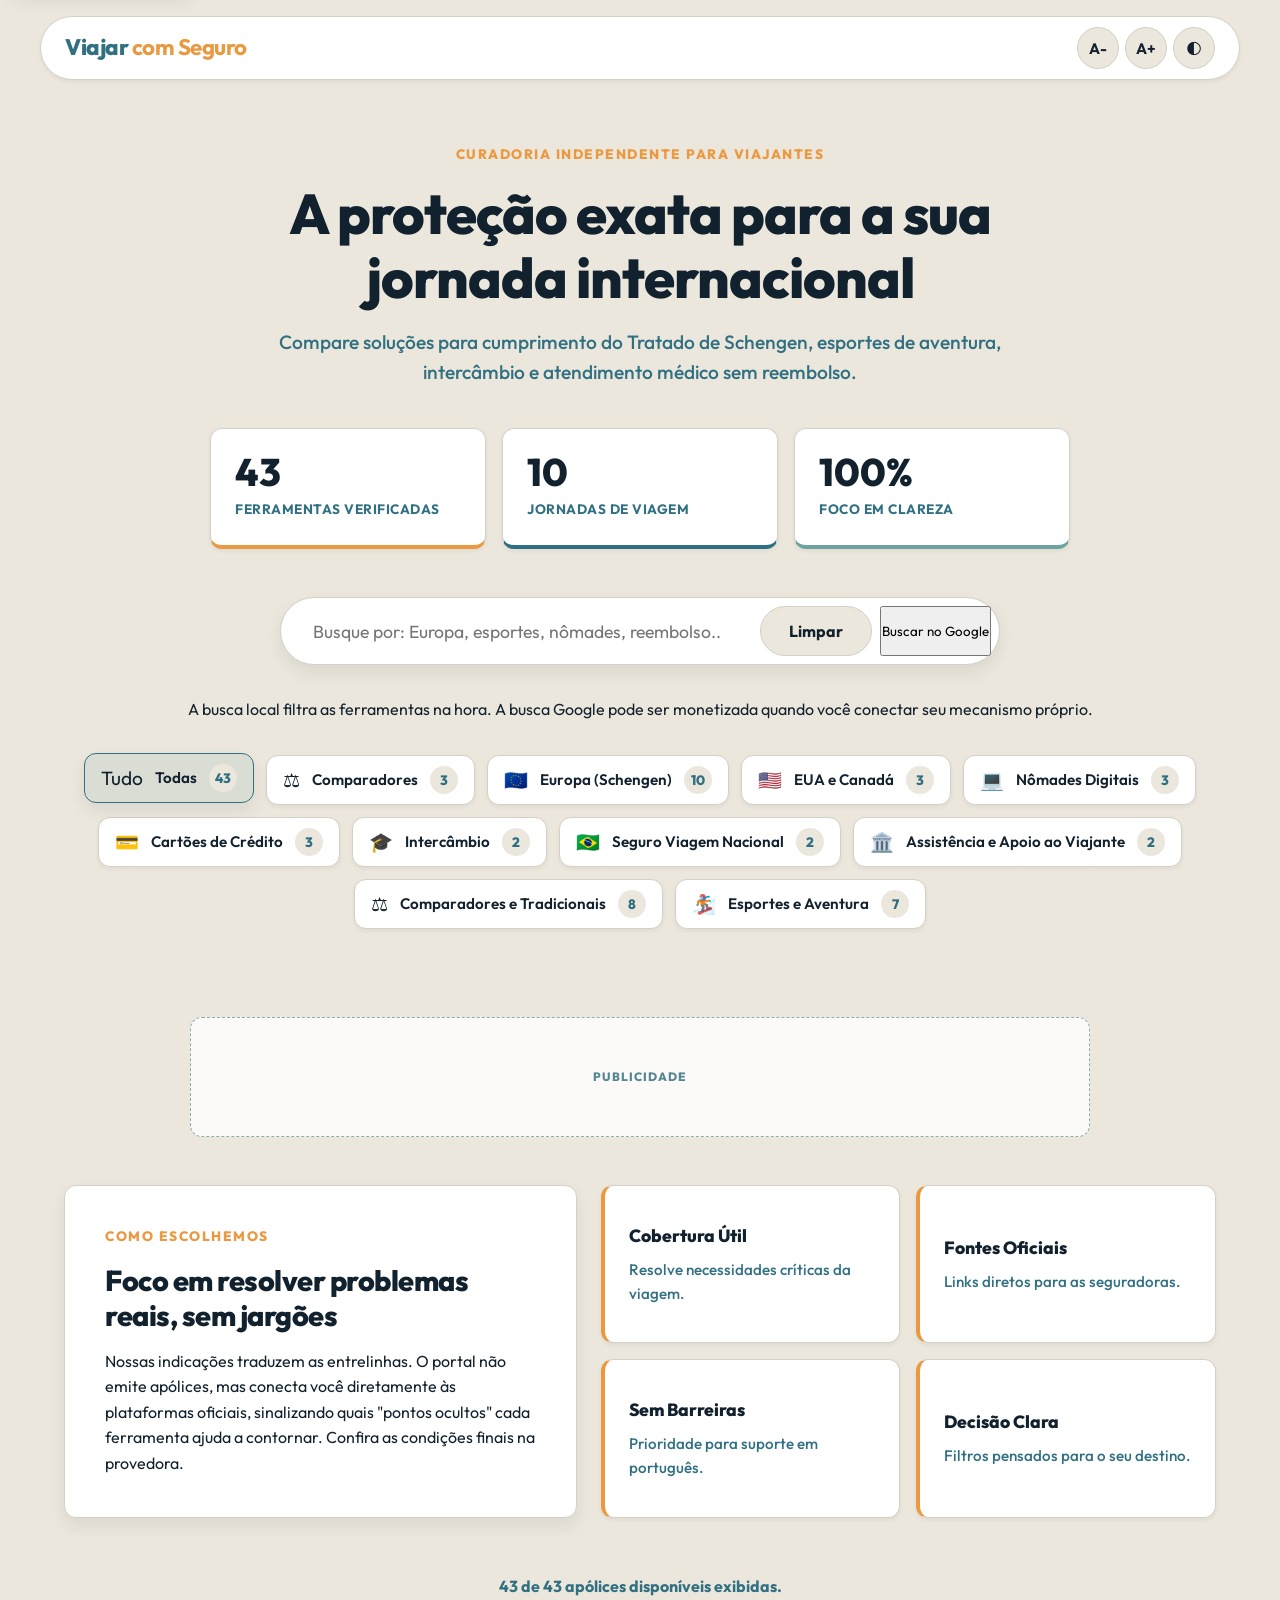
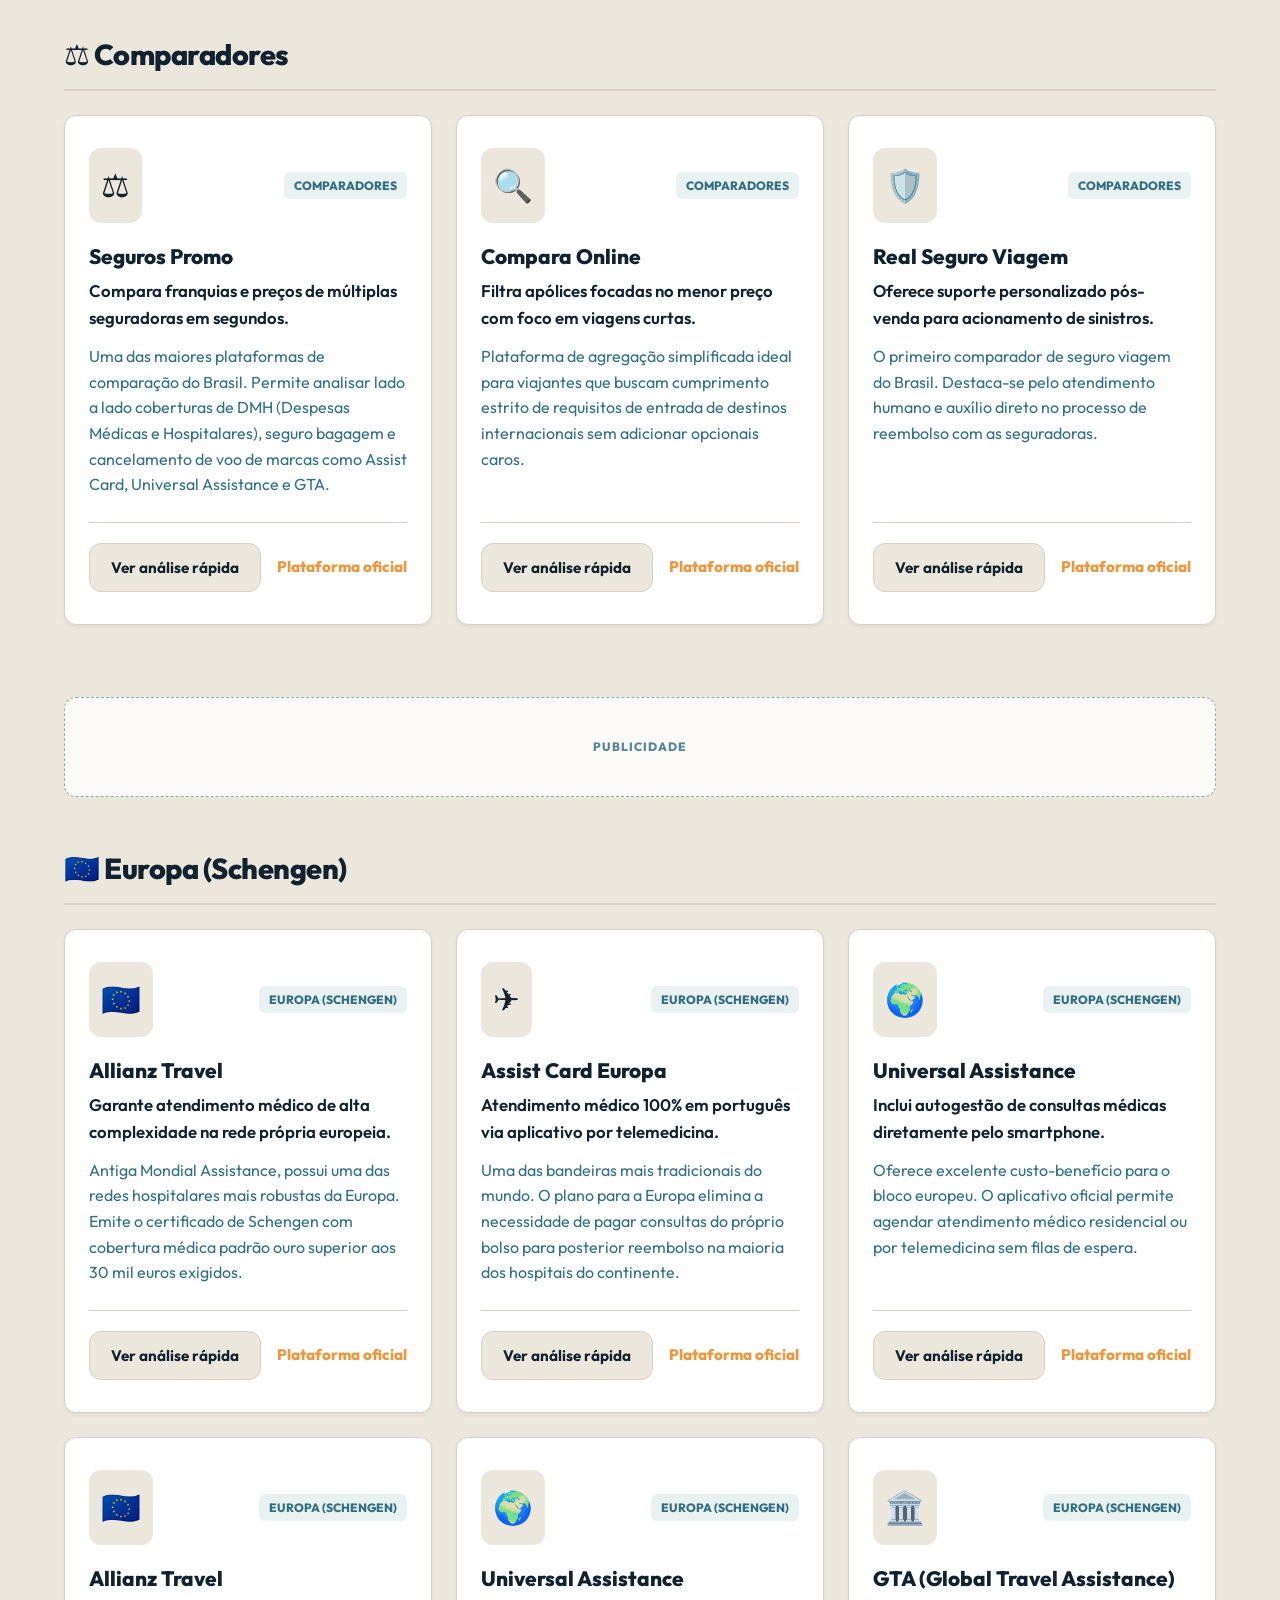
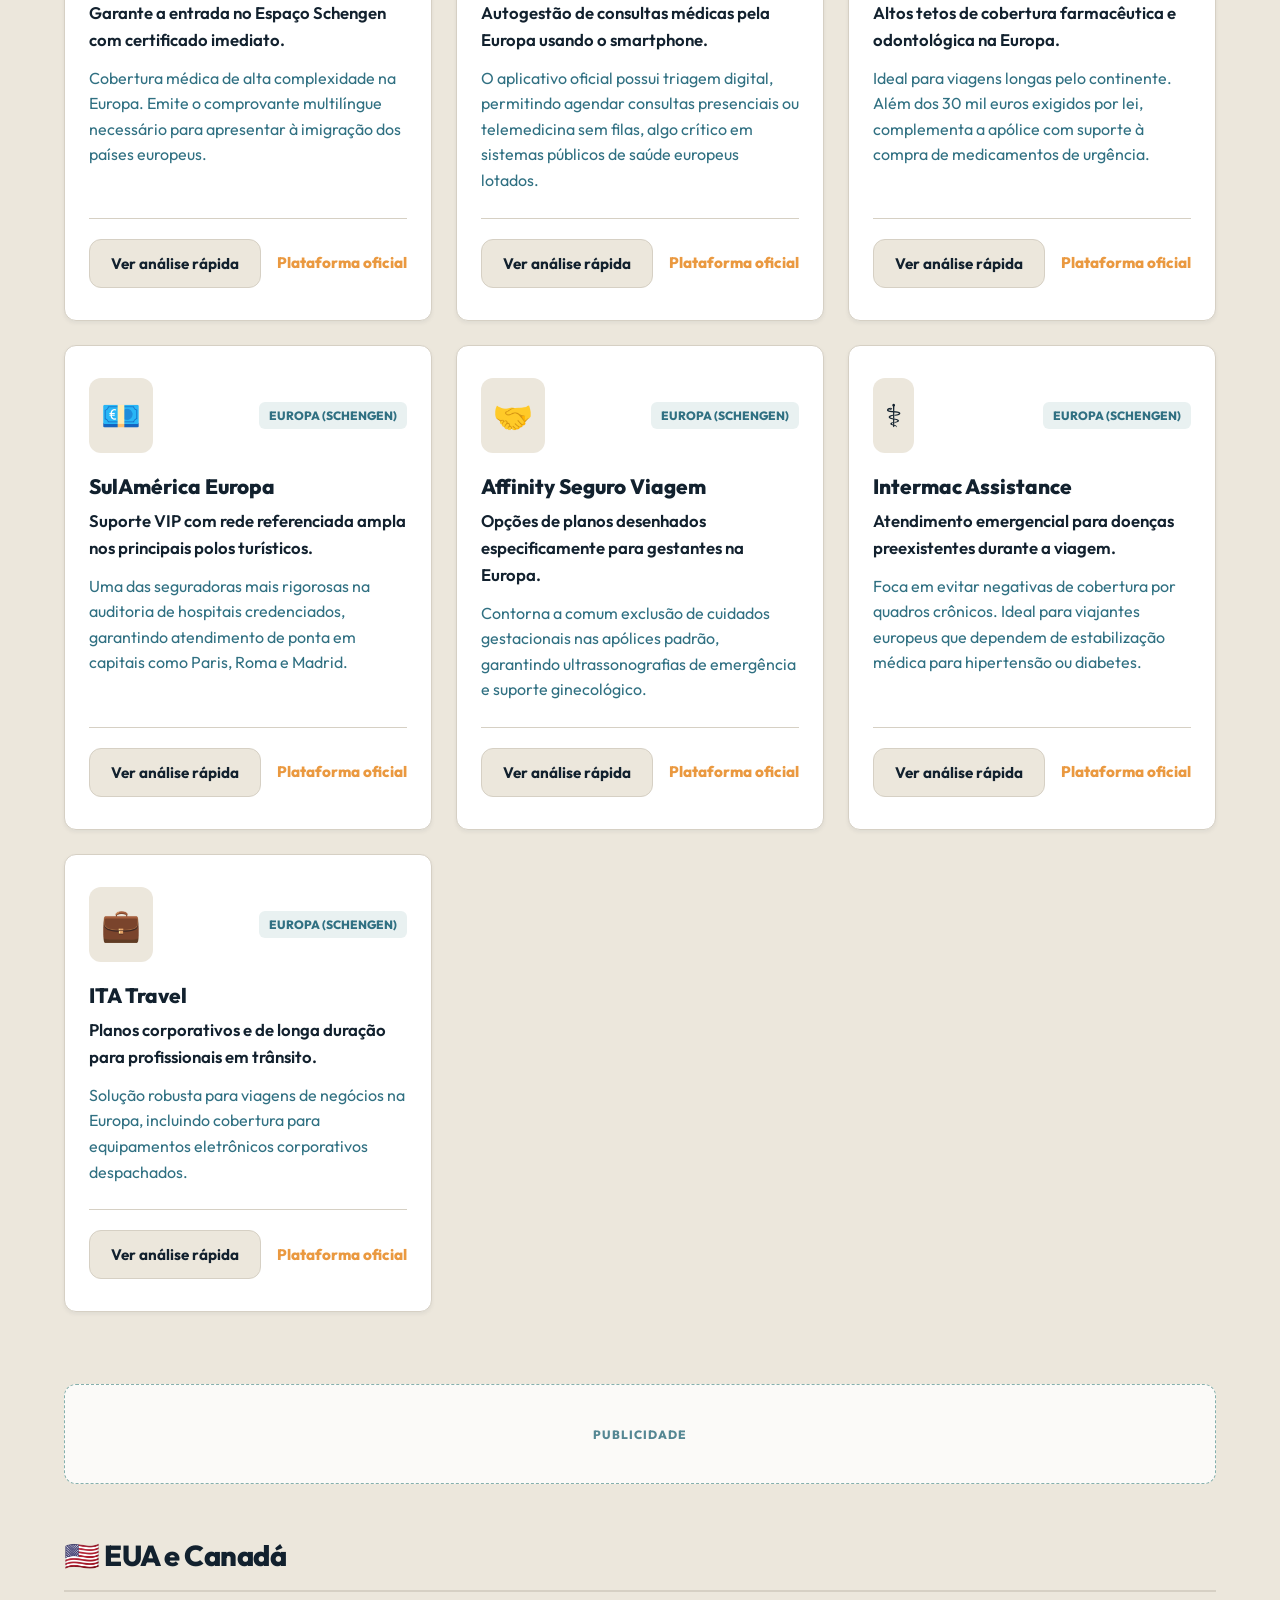
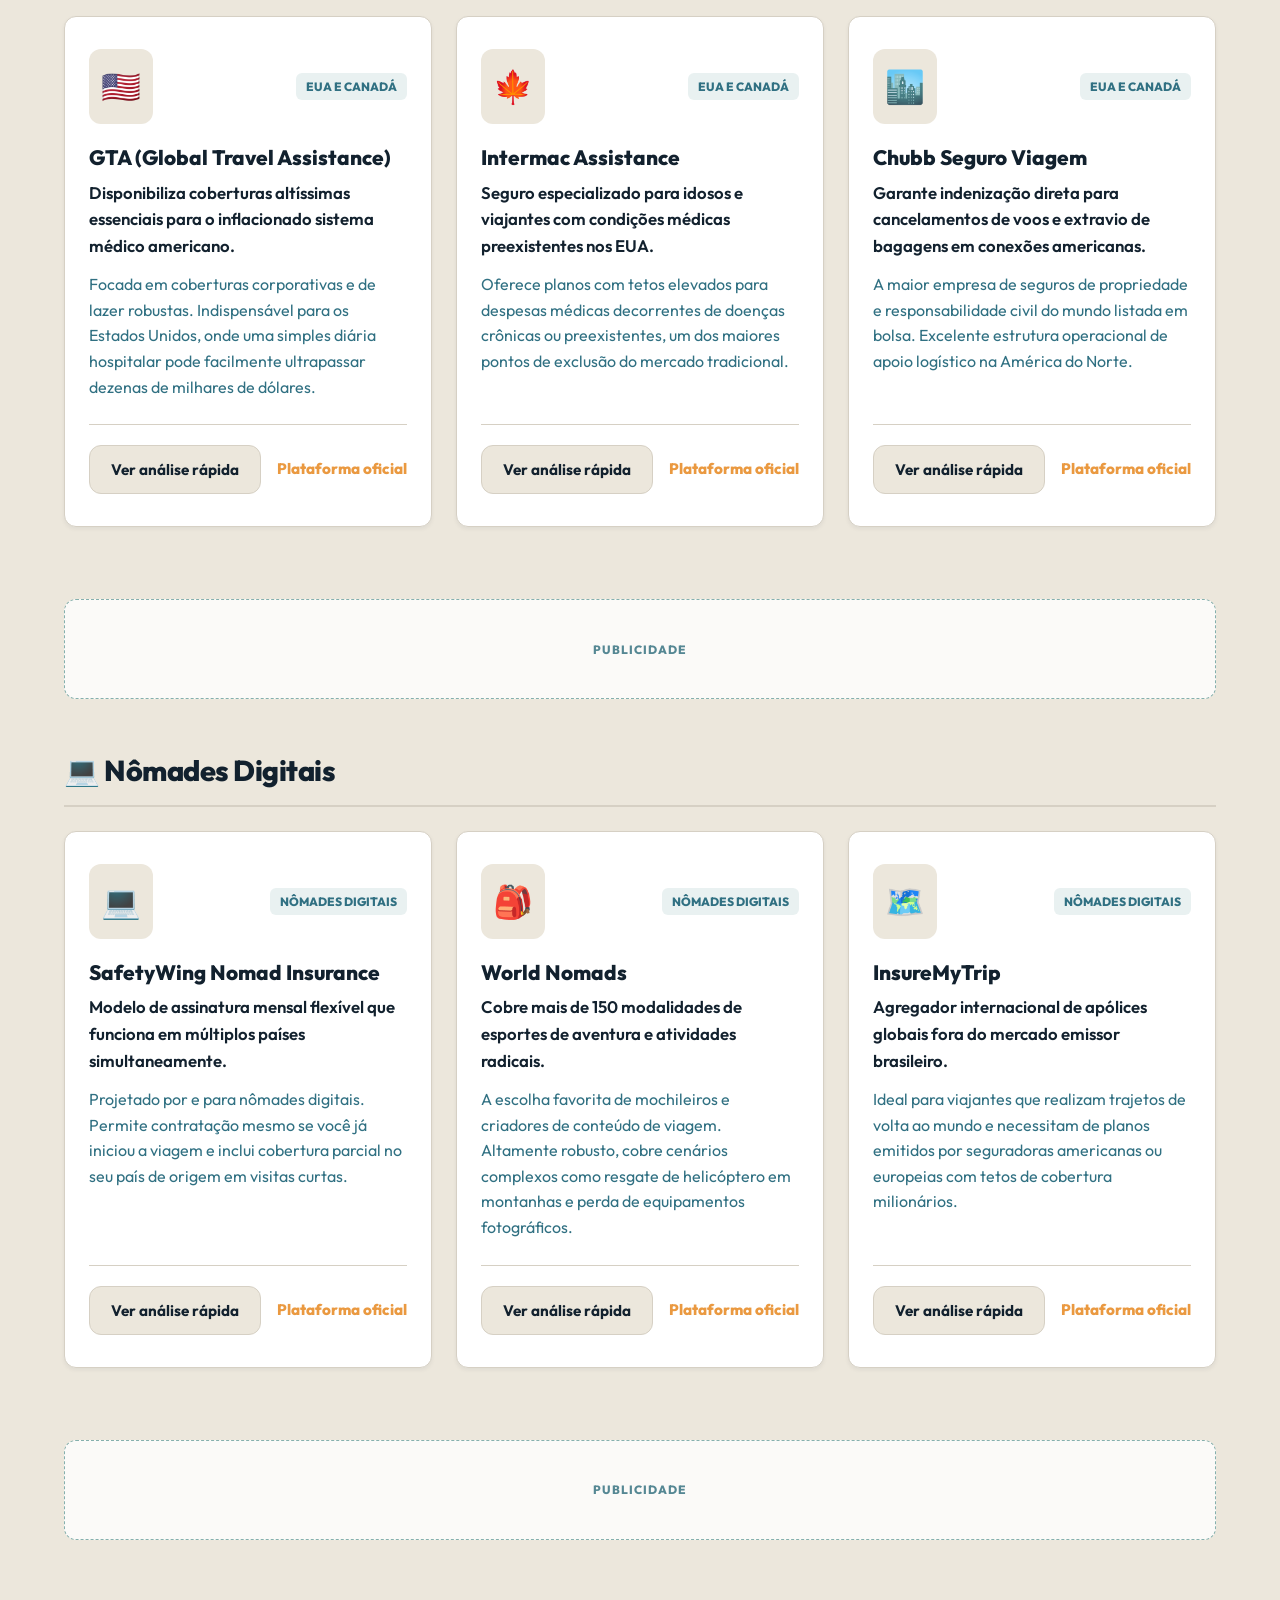
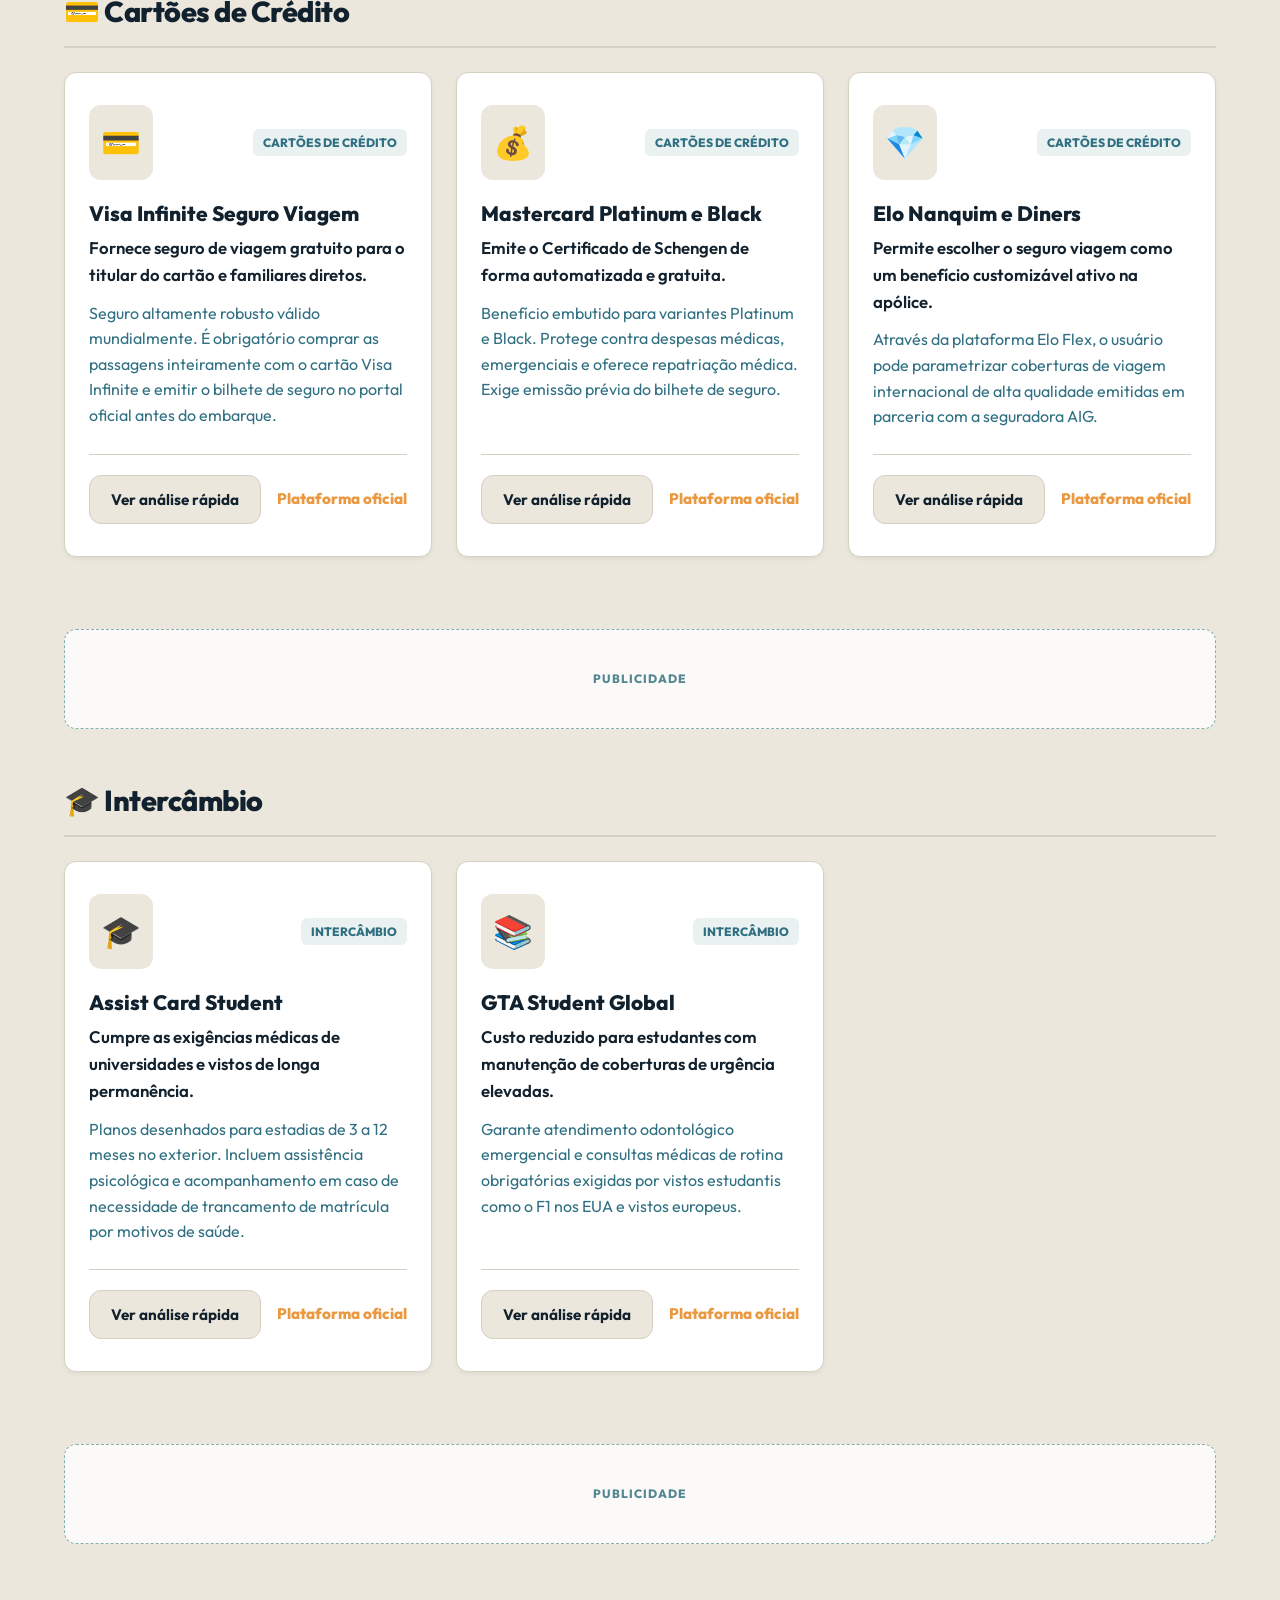
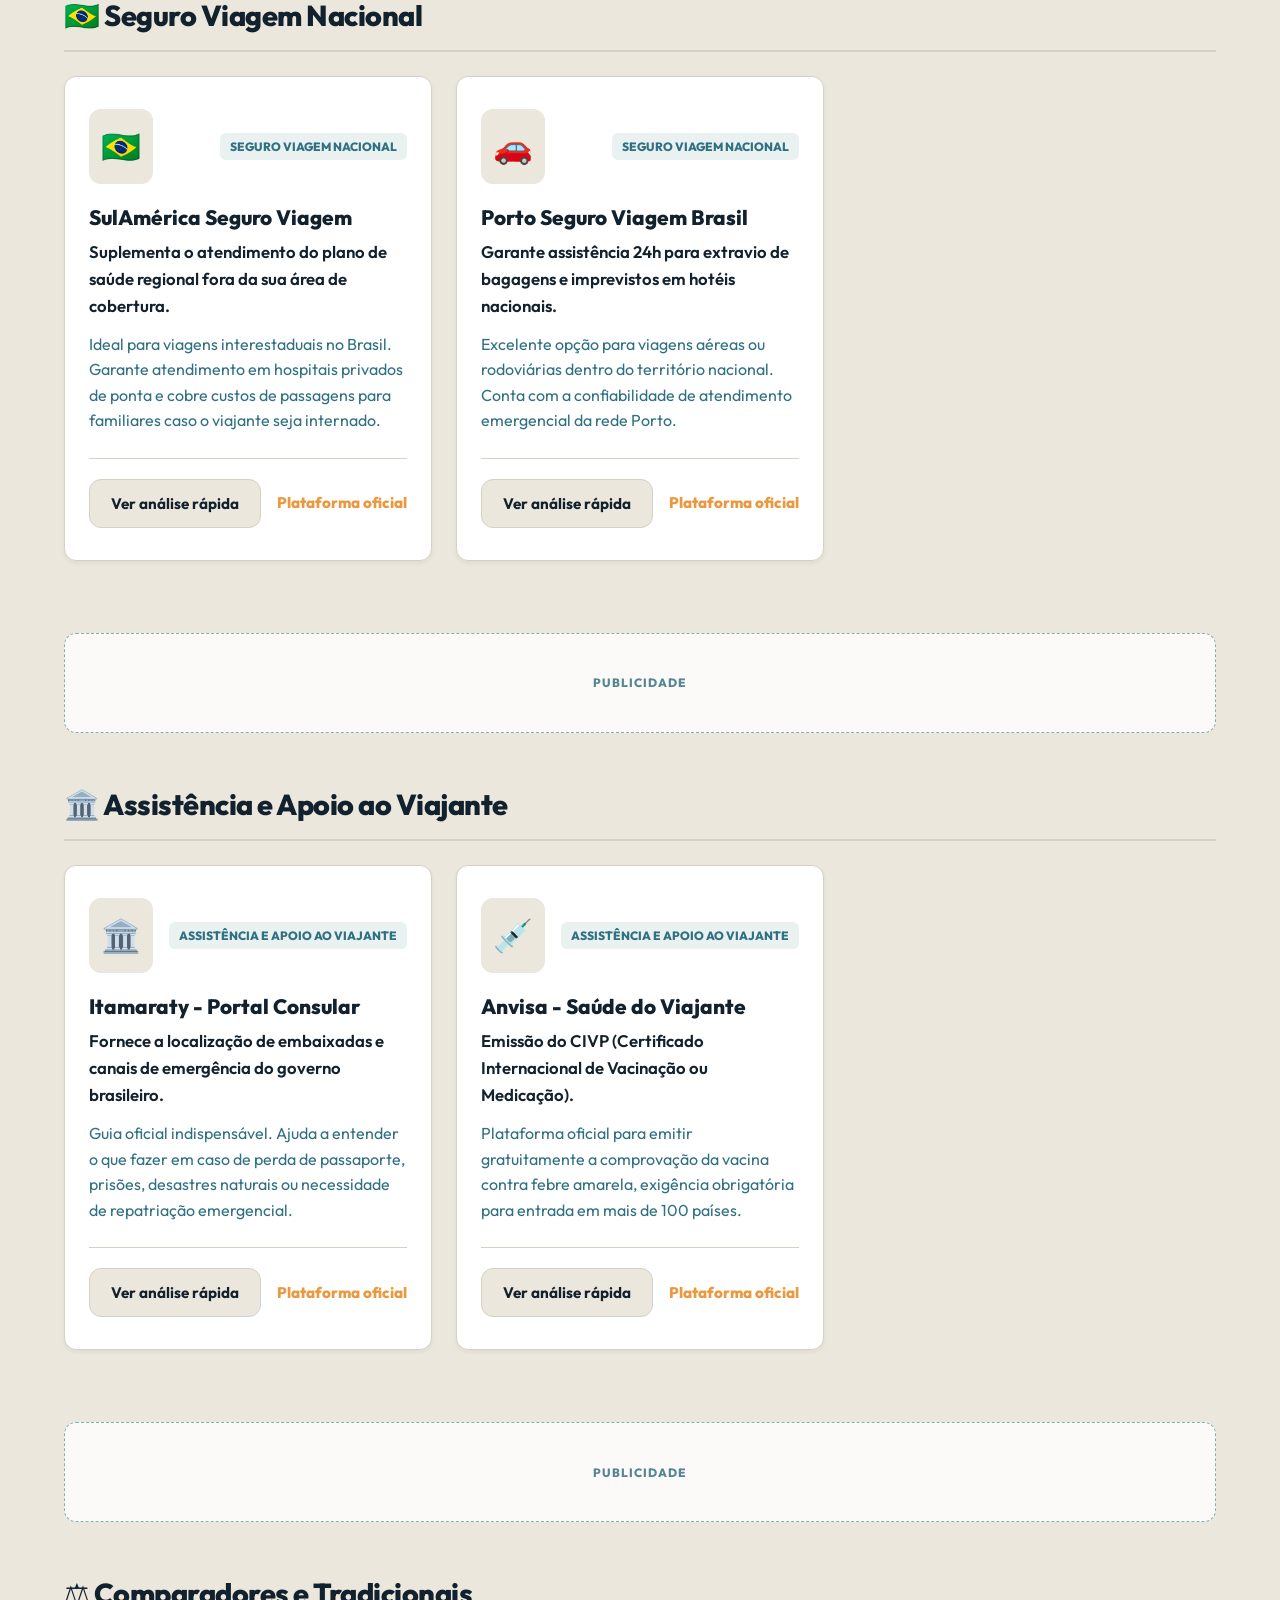
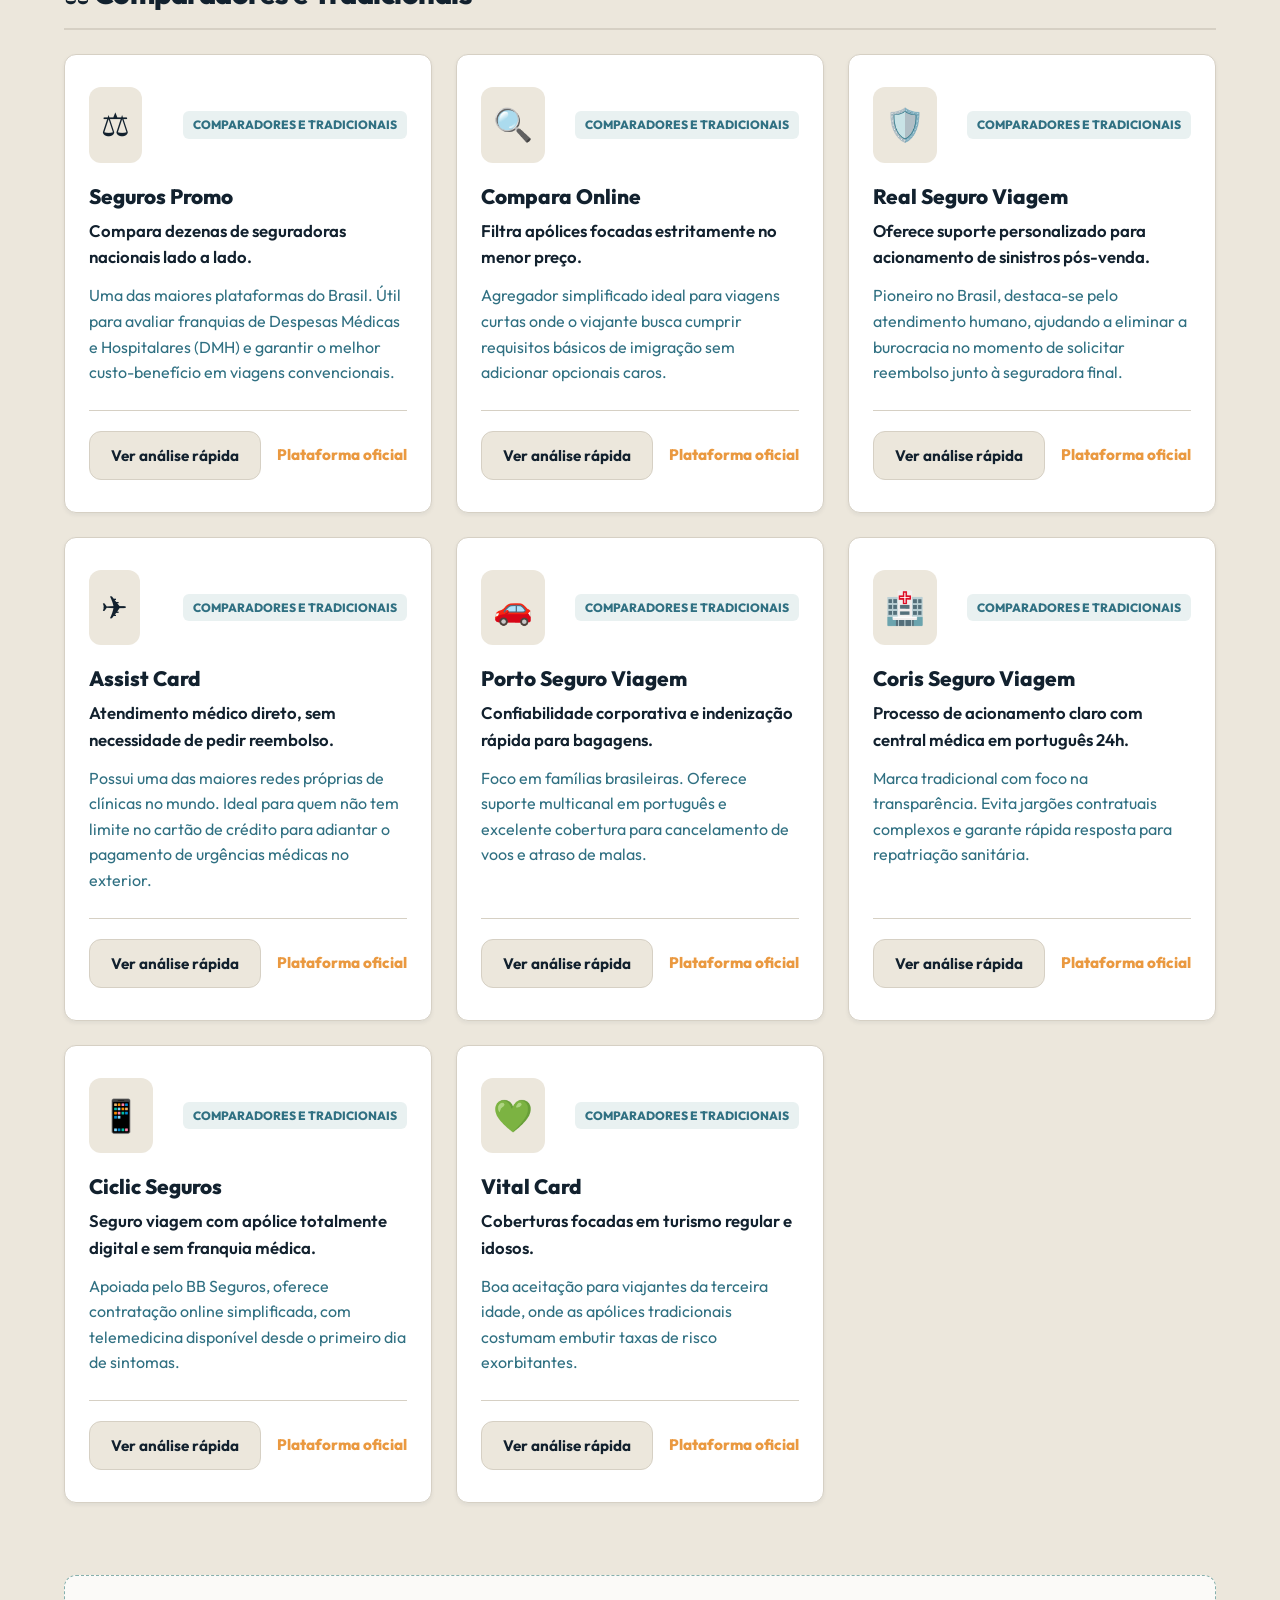
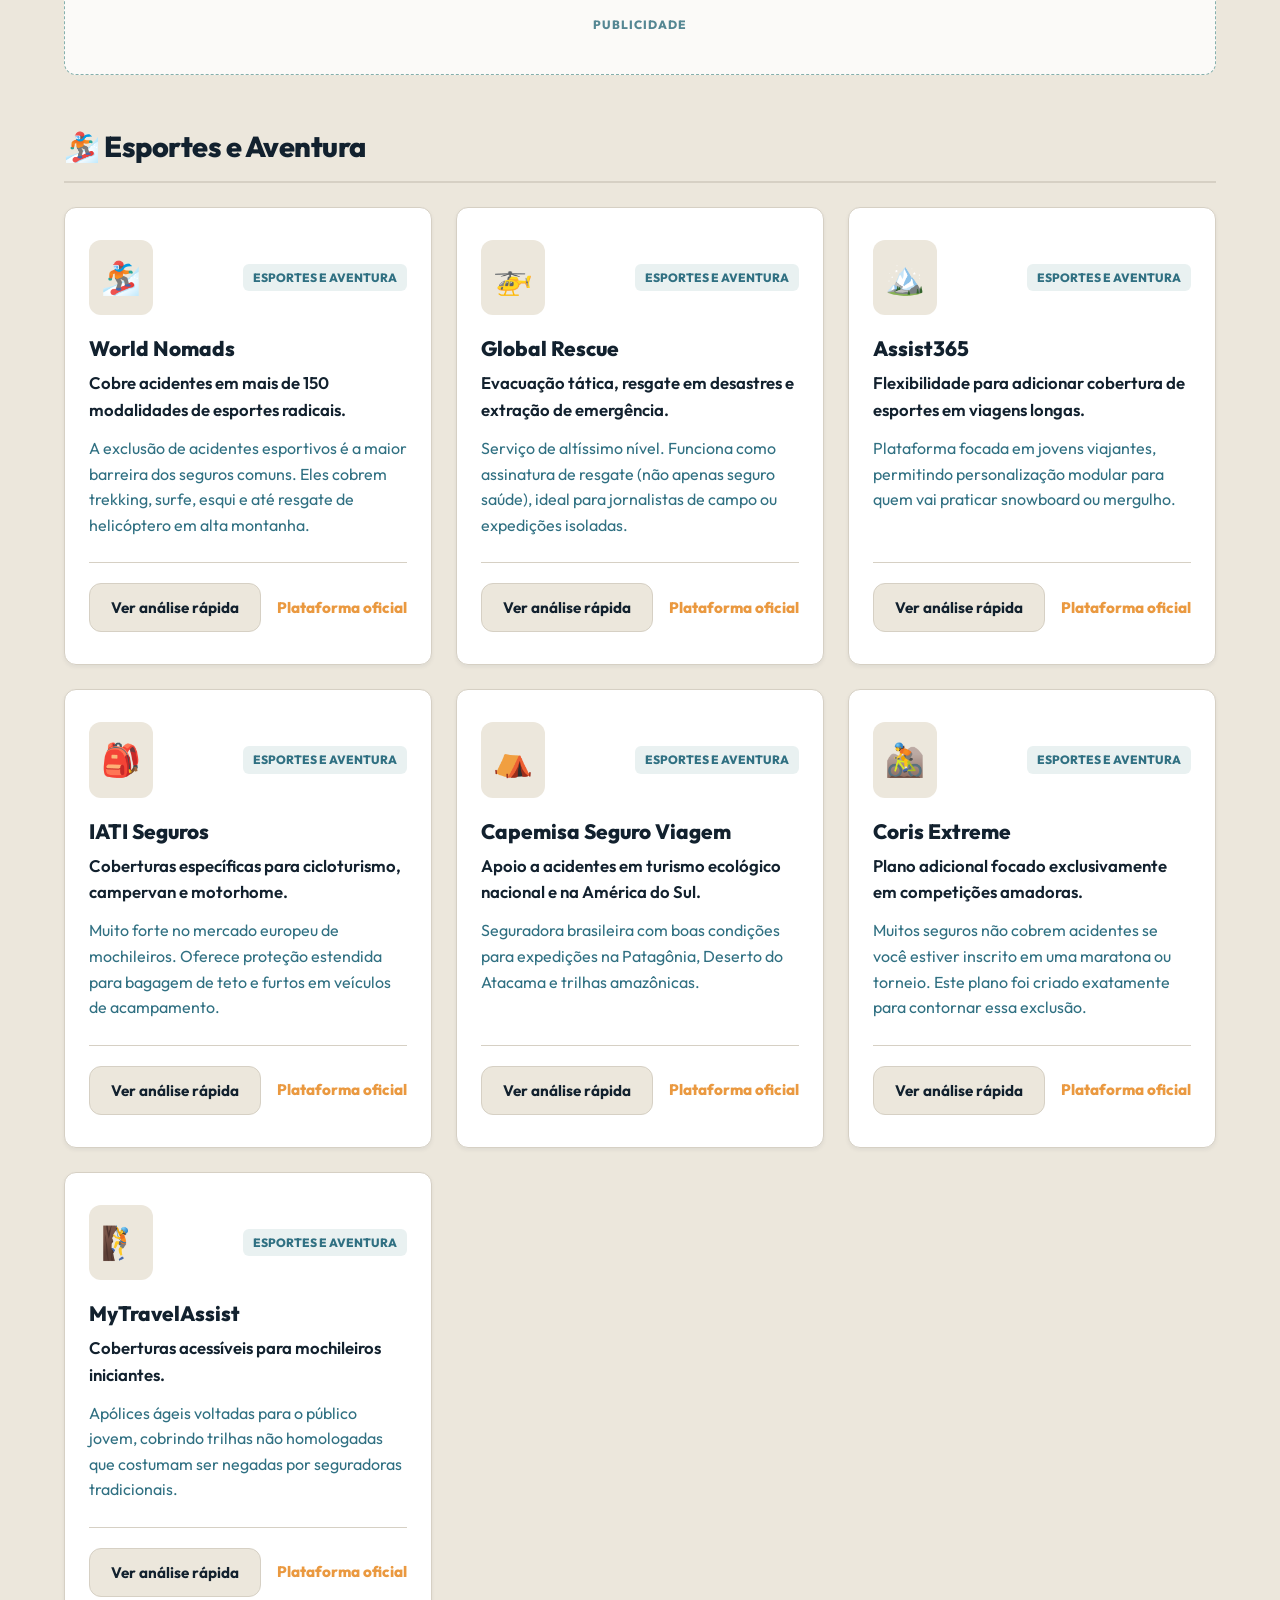
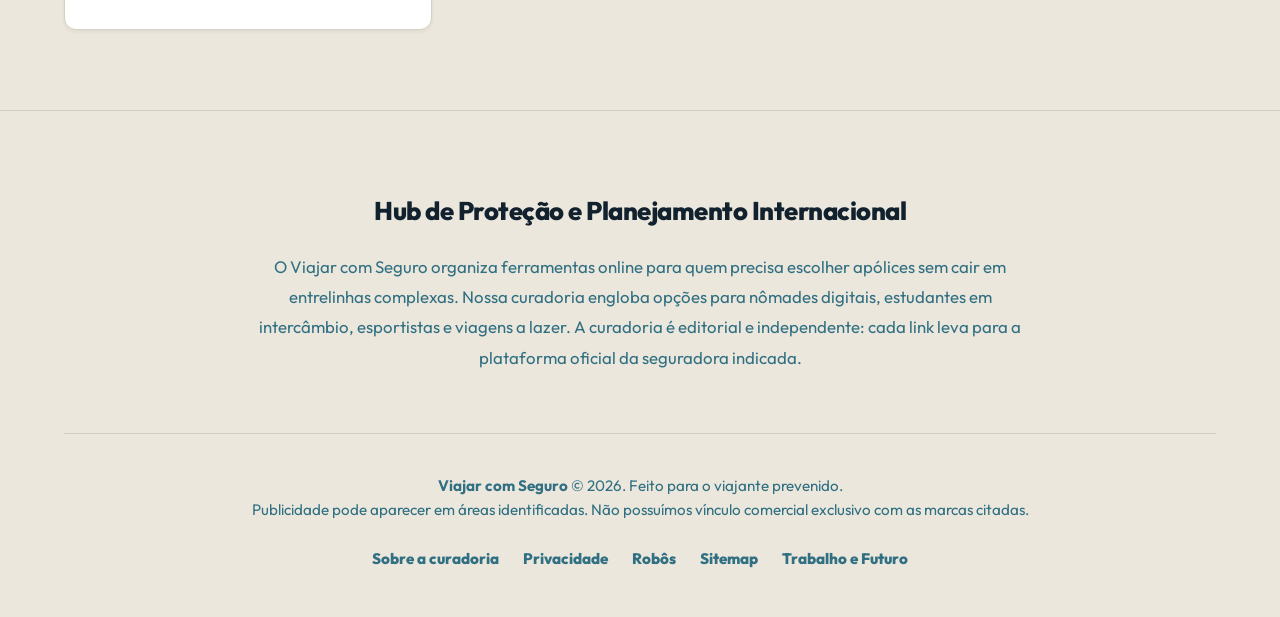
<file: index.html>
<!DOCTYPE html>
<html lang="pt-BR" data-theme="light">
<head>
    <!-- Google Tag Manager -->
    <script>(function(w,d,s,l,i){w[l]=w[l]||[];w[l].push({'gtm.start':
    new Date().getTime(),event:'gtm.js'});var f=d.getElementsByTagName(s)[0],
    j=d.createElement(s),dl=l!='dataLayer'?'&l='+l:'';j.async=true;j.src=
    'https://www.googletagmanager.com/gtm.js?id='+i+dl;f.parentNode.insertBefore(j,f);
    })(window,document,'script','dataLayer','GTM-XXXXXXX');</script>
    <!-- End Google Tag Manager -->
    
    <meta charset="UTF-8">
    <meta name="viewport" content="width=device-width, initial-scale=1.0">
    <title>Viajar com Seguro | Curadoria de Apólices e Ferramentas</title>
    <meta name="description" content="Curadoria independente de seguros viagem: compare coberturas para lazer, intercâmbio, esportes radicais e nômades digitais.">
    <meta name="robots" content="index,follow,max-image-preview:large">
    <link rel="canonical" href="https://viajarcomseguro.com/">
    <meta name="google-adsense-account" content="ca-pub-6821135120244573">
    <link rel="stylesheet" href="style.css">
    
    <!-- Open Graph & Twitter Cards -->
    <meta property="og:type" content="website">
    <meta property="og:title" content="Viajar com Seguro | Proteja sua jornada">
    <meta property="og:description" content="Filtre e acesse ferramentas úteis para contratar seguros sem barreiras ocultas ou jargões inacessíveis.">
    <meta property="og:image" content="https://viajarcomseguro.com/capa.jpeg">
    <meta property="og:url" content="https://viajarcomseguro.com/">
    <meta property="og:locale" content="pt_BR">
    <meta name="twitter:card" content="summary_large_image">

    <!-- PWA & Mobile -->
    <link rel="manifest" href="manifest.json">
    <meta name="theme-color" content="#ECE7DC">
    <link rel="apple-touch-icon" href="icone-192.png">
    
    <!-- JSON-LD (SEO Estruturado) -->
    <script type="application/ld+json">
    {
      "@context": "https://schema.org",
      "@type": "WebSite",
      "name": "Viajar com Seguro",
      "url": "https://viajarcomseguro.com/",
      "description": "Curadoria independente de seguros viagem e assistência internacional.",
      "inLanguage": "pt-BR",
      "publisher": {
        "@type": "Organization",
        "name": "Viajar com Seguro",
        "url": "https://viajarcomseguro.com/"
      },
      "potentialAction": {
        "@type": "SearchAction",
        "target": "https://viajarcomseguro.com/?q={search_term_string}",
        "query-input": "required name=search_term_string"
      }
    }
    </script>
</head>
<body>
    <!-- Google Tag Manager (noscript) -->
    <noscript><iframe src="https://www.googletagmanager.com/ns.html?id=GTM-XXXXXXX"
    height="0" width="0" style="display:none;visibility:hidden"></iframe></noscript>
    <!-- End Google Tag Manager (noscript) -->

    <a class="skip-link" href="#lista-ferramentas">Ir para ferramentas</a>

    <header class="cabecalho-site">
        <div class="container nav-bar">
            <a class="logotipo" href="./index.html" aria-label="Viajar com Seguro">Viajar <span>com Seguro</span></a>
            
            <div class="controles-a11y" aria-label="Controles de Acessibilidade">
                <button type="button" id="btn-fonte-menos" class="btn-a11y" aria-label="Diminuir tamanho da fonte">A-</button>
                <button type="button" id="btn-fonte-mais" class="btn-a11y" aria-label="Aumentar tamanho da fonte">A+</button>
                <button type="button" id="btn-tema" class="btn-a11y" aria-label="Alternar tema claro e escuro">🌓</button>
            </div>
        </div>
    </header>

    <main class="container" id="conteudo-principal">
        
        <section class="hero">
            <p class="hero-kicker">Curadoria independente para viajantes</p>
            <h1 class="hero-title">A proteção exata para a sua jornada internacional</h1>
            <p class="hero-subtitle">Compare soluções para cumprimento do Tratado de Schengen, esportes de aventura, intercâmbio e atendimento médico sem reembolso.</p>
            
            <div class="hero-metricas" aria-label="Resumo da curadoria">
                <span class="metrica-card metrica-ferramentas"><strong id="total-ferramentas">0</strong><small>ferramentas verificadas</small></span>
                <span class="metrica-card metrica-jornadas"><strong id="total-categorias">0</strong><small>jornadas de viagem</small></span>
                <span class="metrica-card metrica-cadastro"><strong>100%</strong><small>foco em clareza</small></span>
            </div>
            
            <div class="busca-container" role="search">
                <label class="sr-only" for="campo-busca">Pesquisar no portal</label>
                <div class="busca-form">
                    <input id="campo-busca" type="search" placeholder="Busque por: Europa, esportes, nômades, reembolso..." autocomplete="off">
                    <div class="busca-acoes">
                        <button type="button" id="btn-limpar-busca" class="btn-busca secundario">Limpar</button>
                        <button type="button" id="btn-google-busca" class="btn-busca google">Buscar no Google</button>
                    </div>
                </div>
                <p id="google-search-status" class="google-search-status">A busca local filtra as ferramentas na hora. A busca Google pode ser monetizada quando você conectar seu mecanismo próprio.</p>
            </div>
            
            <nav id="bento-menu" class="bento-grid-container" aria-label="Navegação rápida por categorias"></nav>
        </section>

        <!-- Painel de Busca Google Integrada -->
        <section id="google-search-panel" class="google-search-panel hidden" aria-labelledby="google-search-title">
            <div class="google-search-header">
                <div>
                    <p class="section-kicker">Busca Google do portal</p>
                    <h2 id="google-search-title">Resultados complementares</h2>
                </div>
                <button type="button" id="btn-fechar-google" class="btn-busca secundario">Fechar</button>
            </div>
            <div id="google-resultados"></div>
        </section>

        <div class="espaco-respiro"></div>
        <div class="area-adsense ads-vip">
            <p class="ads-label">Publicidade</p>
        </div>
        <div class="espaco-respiro"></div>

        <section class="painel-curadoria" aria-labelledby="titulo-curadoria">
            <div>
                <p class="section-kicker">Como escolhemos</p>
                <h2 id="titulo-curadoria">Foco em resolver problemas reais, sem jargões</h2>
                <p>Nossas indicações traduzem as entrelinhas. O portal não emite apólices, mas conecta você diretamente às plataformas oficiais, sinalizando quais "pontos ocultos" cada ferramenta ajuda a contornar. Confira as condições finais na provedora.</p>
            </div>
            <ul class="criterios-lista" aria-label="Critérios de seleção">
                <li class="criterio-card criterio-utilidade"><strong>Cobertura Útil</strong><span>Resolve necessidades críticas da viagem.</span></li>
                <li class="criterio-card criterio-acesso"><strong>Fontes Oficiais</strong><span>Links diretos para as seguradoras.</span></li>
                <li class="criterio-card criterio-seguranca"><strong>Sem Barreiras</strong><span>Prioridade para suporte em português.</span></li>
                <li class="criterio-card criterio-decisao"><strong>Decisão Clara</strong><span>Filtros pensados para o seu destino.</span></li>
            </ul>
        </section>

        <p id="status-resultados" class="status-resultados" aria-live="polite"></p>
        <div id="lista-ferramentas"></div>
    </main>

    <!-- Modal Padrão UX 2026 -->
    <div id="modal-overlay" class="modal-overlay hidden" onclick="fecharAoClicarFora(event)" aria-hidden="true">
        <div id="modal-ferramenta" class="modal-content" role="dialog" aria-modal="true" aria-labelledby="artigo-titulo">
            <button type="button" class="btn-fechar" onclick="fecharTodosModais()" aria-label="Fechar janela">✕</button>
            
            <div class="modal-header-compacto">
                <span id="artigo-emoji" class="emoji-medio" aria-hidden="true"></span>
                <div>
                    <h2 id="artigo-titulo"></h2>
                    <span id="artigo-categoria" class="tag-categoria"></span>
                </div>
            </div>

            <div class="dor-box">
                <strong>Análise Estratégica:</strong>
                <p id="artigo-dor"></p>
            </div>

            <div class="artigo-corpo">
                <p id="artigo-descricao"></p>
                <dl class="detalhes-editoriais">
                    <div>
                        <dt>Ideal para</dt>
                        <dd id="artigo-melhor-para"></dd>
                    </div>
                    <div>
                        <dt>Atenção antes de usar</dt>
                        <dd id="artigo-cuidado"></dd>
                    </div>
                </dl>
            </div>

            <div class="acoes-ferramenta">
                <a id="artigo-link" href="#" target="_blank" rel="noopener noreferrer" class="btn-primario">Acessar Plataforma Oficial</a>
                <button type="button" id="btn-reportar" class="btn-reportar-link">Reportar link quebrado</button>
                
                <div class="share-buttons">
                    <p class="share-title">Compartilhar ferramenta útil:</p>
                    <div class="share-icons" id="botoes-compartilhamento"></div>
                </div>
            </div>
            
            <div class="area-adsense ads-modal">
                <p class="ads-label">Publicidade</p>
            </div>
        </div>
    </div>

    <footer class="rodape-site">
        <div class="container">
            <article class="sobre-portal-rodape">
                <h2>Hub de Proteção e Planejamento Internacional</h2>
                <p>O Viajar com Seguro organiza ferramentas online para quem precisa escolher apólices sem cair em entrelinhas complexas. Nossa curadoria engloba opções para nômades digitais, estudantes em intercâmbio, esportistas e viagens a lazer. A curadoria é editorial e independente: cada link leva para a plataforma oficial da seguradora indicada.</p>
            </article>

            <div class="rodape-main">
                <p><strong>Viajar com Seguro</strong> &copy; 2026. Feito para o viajante prevenido.</p>
                <p>Publicidade pode aparecer em áreas identificadas. Não possuímos vínculo comercial exclusivo com as marcas citadas.</p>
                <nav class="links-rodape" aria-label="Links institucionais">
                    <a href="sobre.html">Sobre a curadoria</a>
                    <a href="privacidade.html">Privacidade</a>
                    <a href="robots.txt">Robôs</a>
                    <a href="sitemap.xml">Sitemap</a>
                    <a href="https://trabalhoefuturo.com/" target="_blank" rel="noopener noreferrer">Trabalho e Futuro</a>
                </nav>
            </div>
        </div>
    </footer>

    <script src="script.js?v=1.0"></script>
</body>
</html>
</file>
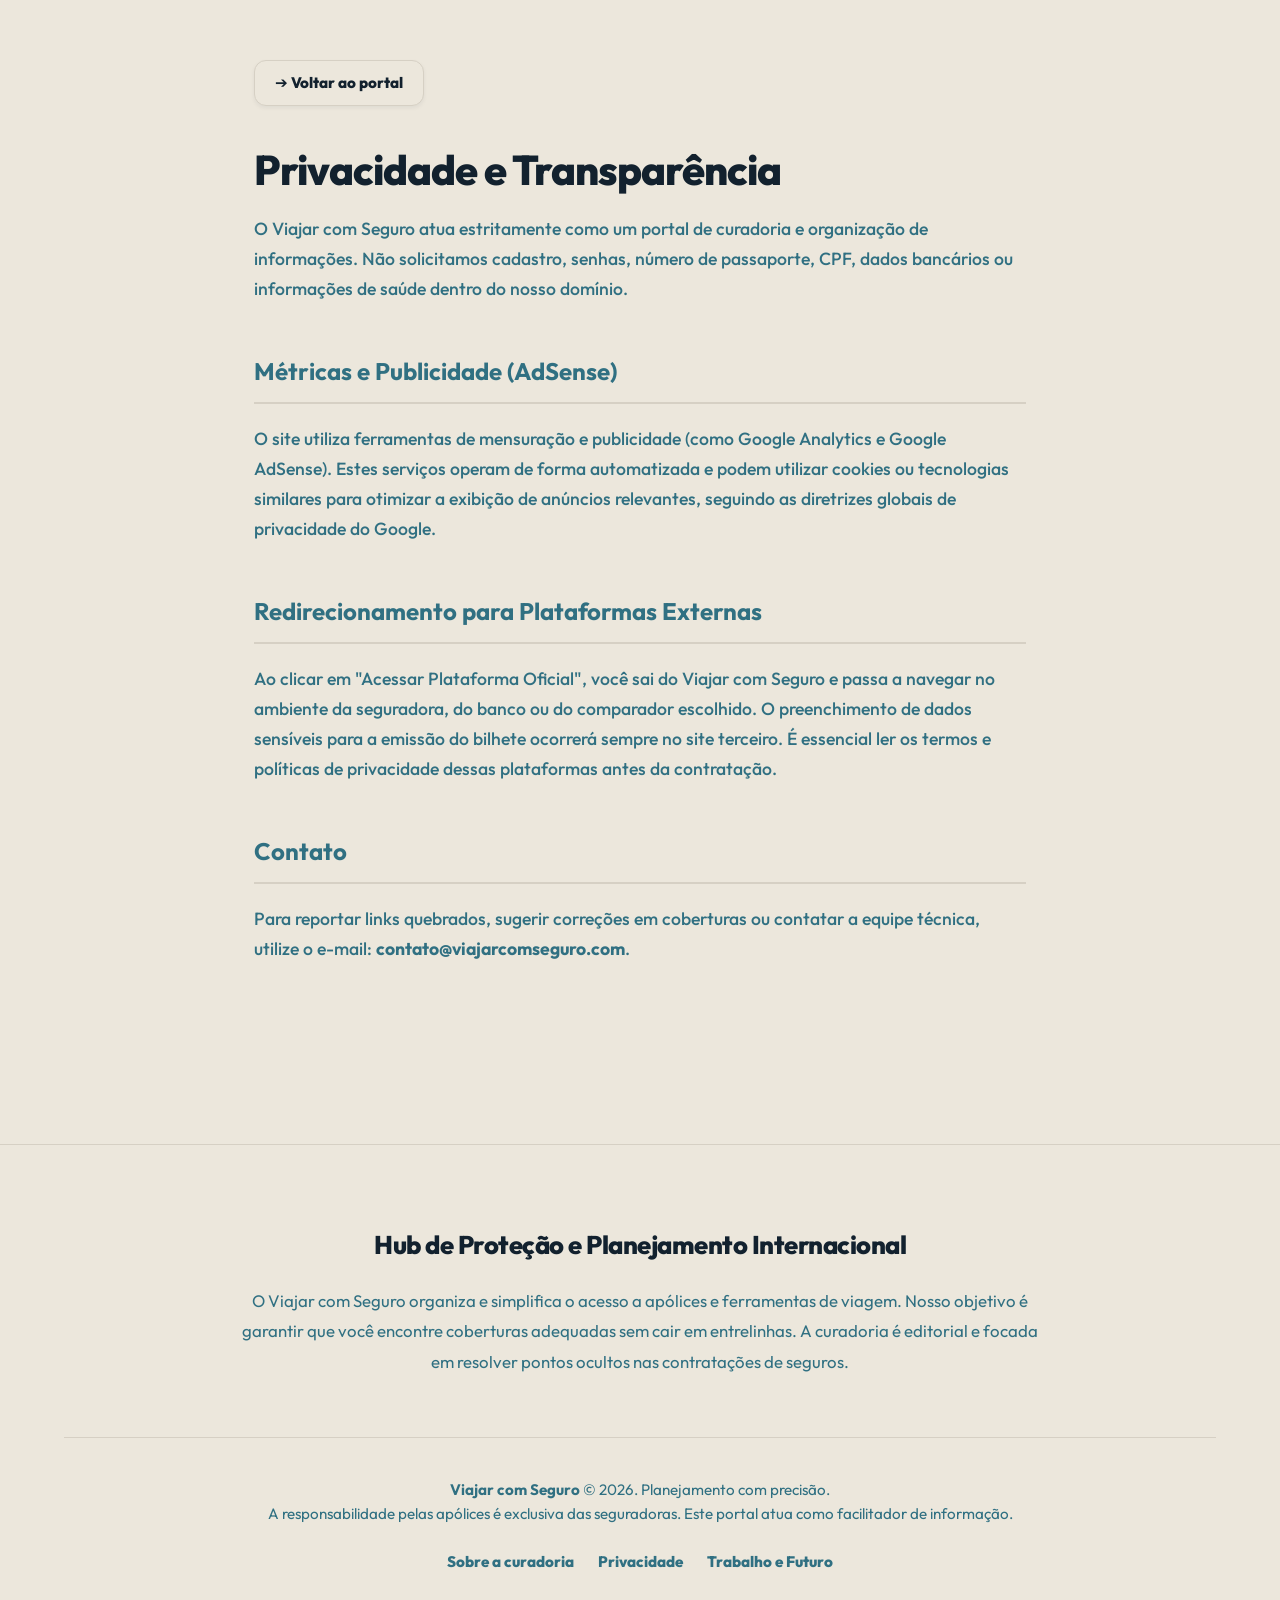
<file: privacidade.html>
<!DOCTYPE html>
<html lang="pt-BR" data-theme="light">
<head>
    <meta charset="UTF-8">
    <meta name="viewport" content="width=device-width, initial-scale=1.0">
    <title>Privacidade | Viajar com Seguro</title>
    <meta name="description" content="Política de privacidade do Viajar com Seguro, uso de anúncios e redirecionamentos para seguradoras.">
    <meta name="robots" content="index,follow">
    <link rel="canonical" href="https://viajarcomseguro.com/privacidade.html">
    <link rel="stylesheet" href="style.css">
</head>
<body>
    <main class="container pagina-institucional">
        <a class="link-voltar" href="./index.html">➔ Voltar ao portal</a>
        
        <h1>Privacidade e Transparência</h1>
        <p>O Viajar com Seguro atua estritamente como um portal de curadoria e organização de informações. Não solicitamos cadastro, senhas, número de passaporte, CPF, dados bancários ou informações de saúde dentro do nosso domínio.</p>
        
        <h2>Métricas e Publicidade (AdSense)</h2>
        <p>O site utiliza ferramentas de mensuração e publicidade (como Google Analytics e Google AdSense). Estes serviços operam de forma automatizada e podem utilizar cookies ou tecnologias similares para otimizar a exibição de anúncios relevantes, seguindo as diretrizes globais de privacidade do Google.</p>
        
        <h2>Redirecionamento para Plataformas Externas</h2>
        <p>Ao clicar em "Acessar Plataforma Oficial", você sai do Viajar com Seguro e passa a navegar no ambiente da seguradora, do banco ou do comparador escolhido. O preenchimento de dados sensíveis para a emissão do bilhete ocorrerá sempre no site terceiro. É essencial ler os termos e políticas de privacidade dessas plataformas antes da contratação.</p>
        
        <h2>Contato</h2>
        <p>Para reportar links quebrados, sugerir correções em coberturas ou contatar a equipe técnica, utilize o e-mail: <strong>contato@viajarcomseguro.com</strong>.</p>
    </main>

    <footer class="rodape-site">
        <div class="container">
            <article class="sobre-portal-rodape">
                <h2>Hub de Proteção e Planejamento Internacional</h2>
                <p>O Viajar com Seguro organiza e simplifica o acesso a apólices e ferramentas de viagem. Nosso objetivo é garantir que você encontre coberturas adequadas sem cair em entrelinhas. A curadoria é editorial e focada em resolver pontos ocultos nas contratações de seguros.</p>
            </article>

            <div class="rodape-main">
                <p><strong>Viajar com Seguro</strong> &copy; 2026. Planejamento com precisão.</p>
                <p>A responsabilidade pelas apólices é exclusiva das seguradoras. Este portal atua como facilitador de informação.</p>
                <nav class="links-rodape" aria-label="Links institucionais">
                    <a href="sobre.html">Sobre a curadoria</a>
                    <a href="privacidade.html">Privacidade</a>
                    <a href="https://trabalhoefuturo.com/" target="_blank" rel="noopener noreferrer">Trabalho e Futuro</a>
                </nav>
            </div>
        </div>
    </footer>
</body>
</html>
</file>
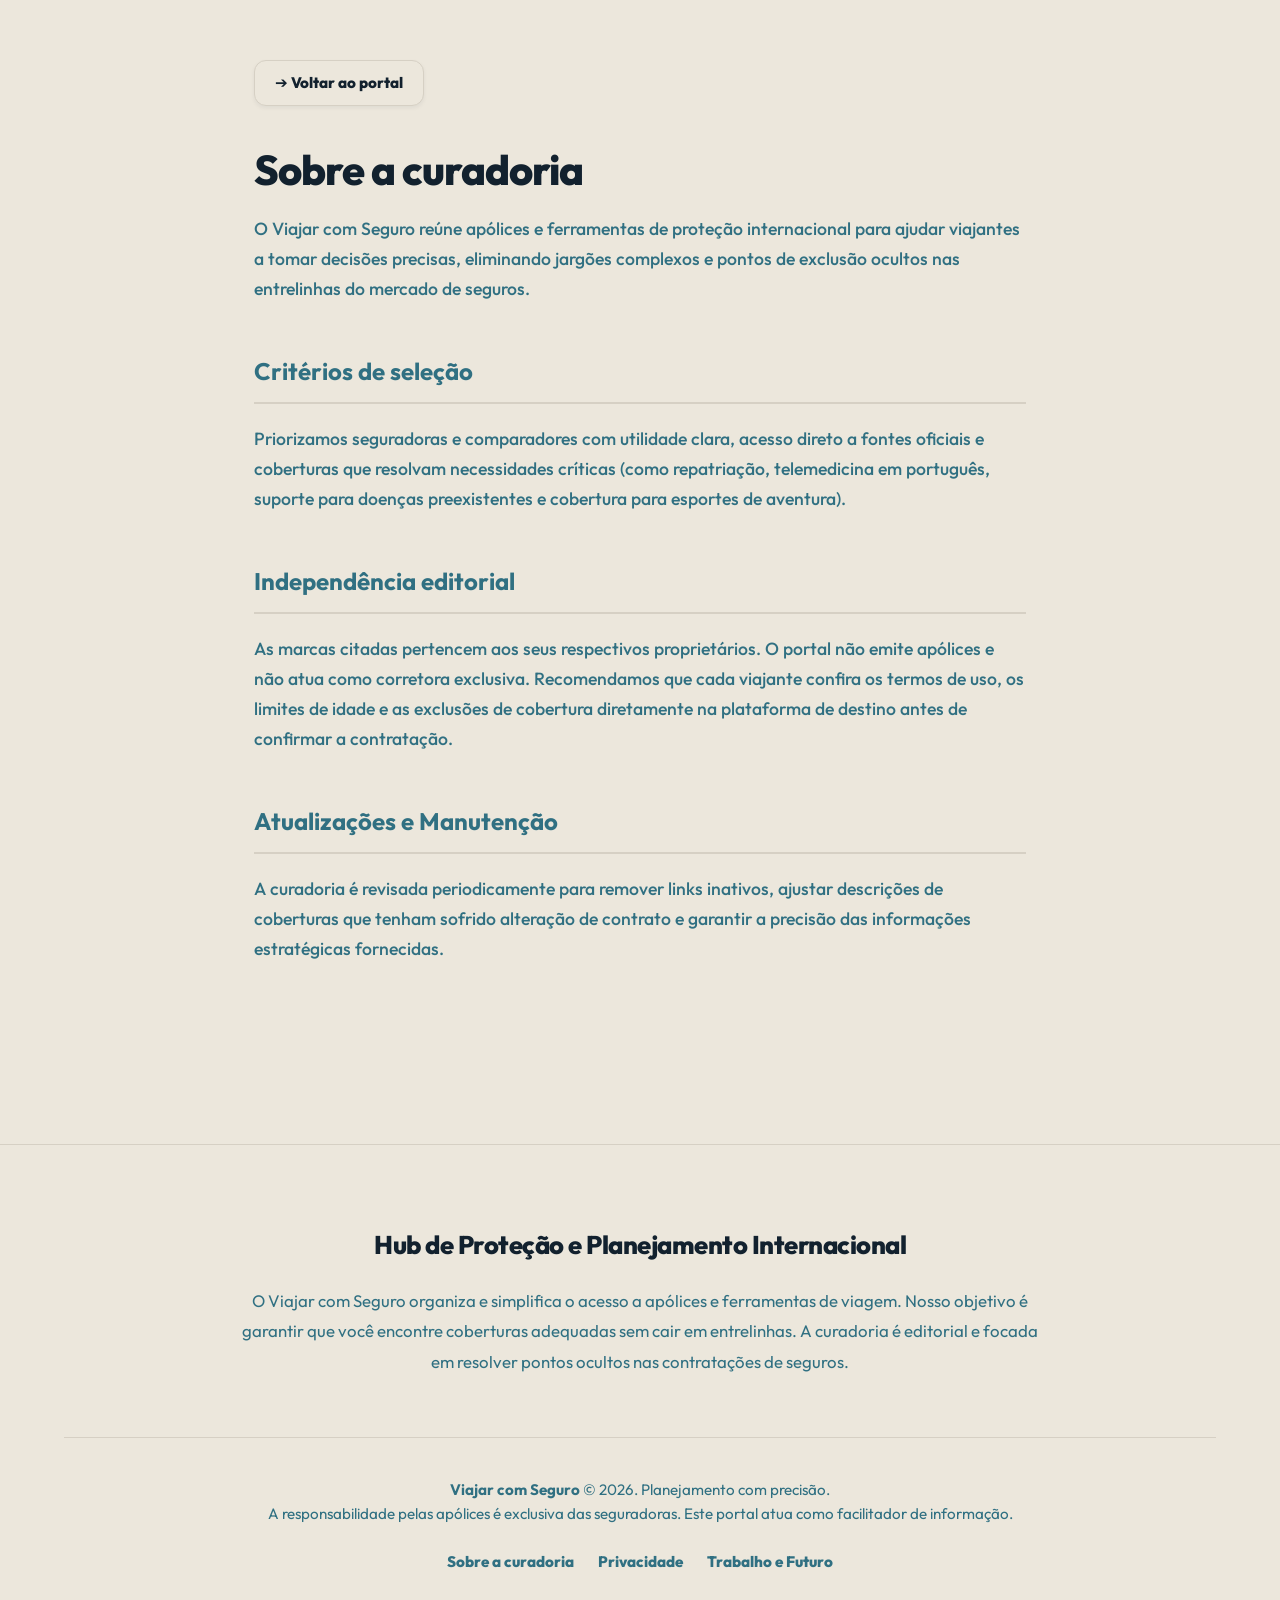
<file: sobre.html>
<!DOCTYPE html>
<html lang="pt-BR" data-theme="light">
<head>
    <meta charset="UTF-8">
    <meta name="viewport" content="width=device-width, initial-scale=1.0">
    <title>Sobre a curadoria | Viajar com Seguro</title>
    <meta name="description" content="Entenda como o Viajar com Seguro organiza e analisa ferramentas e apólices de seguro viagem.">
    <meta name="robots" content="index,follow">
    <link rel="canonical" href="https://viajarcomseguro.com/sobre.html">
    <link rel="stylesheet" href="style.css">
</head>
<body>
    <main class="container pagina-institucional">
        <a class="link-voltar" href="./index.html">➔ Voltar ao portal</a>
        
        <h1>Sobre a curadoria</h1>
        <p>O Viajar com Seguro reúne apólices e ferramentas de proteção internacional para ajudar viajantes a tomar decisões precisas, eliminando jargões complexos e pontos de exclusão ocultos nas entrelinhas do mercado de seguros.</p>
        
        <h2>Critérios de seleção</h2>
        <p>Priorizamos seguradoras e comparadores com utilidade clara, acesso direto a fontes oficiais e coberturas que resolvam necessidades críticas (como repatriação, telemedicina em português, suporte para doenças preexistentes e cobertura para esportes de aventura).</p>
        
        <h2>Independência editorial</h2>
        <p>As marcas citadas pertencem aos seus respectivos proprietários. O portal não emite apólices e não atua como corretora exclusiva. Recomendamos que cada viajante confira os termos de uso, os limites de idade e as exclusões de cobertura diretamente na plataforma de destino antes de confirmar a contratação.</p>
        
        <h2>Atualizações e Manutenção</h2>
        <p>A curadoria é revisada periodicamente para remover links inativos, ajustar descrições de coberturas que tenham sofrido alteração de contrato e garantir a precisão das informações estratégicas fornecidas.</p>
    </main>

    <footer class="rodape-site">
        <div class="container">
            <article class="sobre-portal-rodape">
                <h2>Hub de Proteção e Planejamento Internacional</h2>
                <p>O Viajar com Seguro organiza e simplifica o acesso a apólices e ferramentas de viagem. Nosso objetivo é garantir que você encontre coberturas adequadas sem cair em entrelinhas. A curadoria é editorial e focada em resolver pontos ocultos nas contratações de seguros.</p>
            </article>

            <div class="rodape-main">
                <p><strong>Viajar com Seguro</strong> &copy; 2026. Planejamento com precisão.</p>
                <p>A responsabilidade pelas apólices é exclusiva das seguradoras. Este portal atua como facilitador de informação.</p>
                <nav class="links-rodape" aria-label="Links institucionais">
                    <a href="sobre.html">Sobre a curadoria</a>
                    <a href="privacidade.html">Privacidade</a>
                    <a href="https://trabalhoefuturo.com/" target="_blank" rel="noopener noreferrer">Trabalho e Futuro</a>
                </nav>
            </div>
        </div>
    </footer>
</body>
</html>
</file>
<file: style.css>
/* =========================================
   UX 2026: DESIGN SYSTEM (VIAJAR COM SEGURO)
   PALETA: Travel Agency (Areia, Oceano e Âmbar)
   ========================================= */

@import url('https://fonts.googleapis.com/css2?family=Outfit:wght@400;500;600;700;800&display=swap');

:root {
  /* Fundo e Texto - Tema Viagem / Areia */
  --bg-base: #ECE7DC; 
  --card-bg: #FFFFFF;
  --text-main: #12212E; 
  --text-muted: #307082; 
  
  /* Ação e Destaque */
  --accent-primary: #EA9940; 
  --accent-secondary: #307082; 
  --accent-focus: #6CA3A2; 
  --accent-soft: rgba(108, 163, 162, 0.15); 
  --border-light: #D6D0C4; 
  
  /* Identidade Social */
  --whatsapp: #25D366; --linkedin: #0077b5; --twitter-x: #12212E; 
  --telegram: #0088cc; --bluesky: #1185fe; --threads: #12212E;
  
  /* Sombras e Raios (Bordas mais nítidas para credibilidade) */
  --shadow-sm: 0 2px 4px rgba(18, 33, 46, 0.06);
  --shadow-md: 0 8px 16px rgba(18, 33, 46, 0.08);
  --shadow-hover: 0 12px 28px rgba(18, 33, 46, 0.12);
  --radius-card: 12px;
  --radius-pill: 100px;
}

[data-theme="dark"] {
  --bg-base: #12212E; 
  --card-bg: #1A2E3F; 
  --text-main: #ECE7DC; 
  --text-muted: #6CA3A2; 
  --border-light: #307082; 
  
  --accent-primary: #EA9940; 
  --accent-secondary: #6CA3A2; 
  --accent-soft: rgba(48, 112, 130, 0.3); 
  --twitter-x: #ECE7DC; --threads: #ECE7DC;
}

* { 
  box-sizing: border-box; 
  margin: 0; 
  padding: 0; 
  font-family: 'Outfit', system-ui, -apple-system, sans-serif; 
  -webkit-font-smoothing: antialiased; 
}

body { background-color: var(--bg-base); color: var(--text-main); line-height: 1.6; transition: background-color 0.3s, color 0.3s; }
.container { max-width: 1200px; margin: 0 auto; padding: 0 24px; }
.hidden { display: none !important; opacity: 0; pointer-events: none; }
*:focus-visible { outline: 3px solid var(--accent-focus); outline-offset: 4px; border-radius: 8px; }

/* --- ACESSIBILIDADE WCAG --- */
.sr-only { position: absolute; width: 1px; height: 1px; padding: 0; margin: -1px; overflow: hidden; clip: rect(0, 0, 0, 0); }
.skip-link { position: fixed; top: 12px; left: 12px; z-index: 2000; transform: translateY(-140%); background: var(--text-main); color: var(--bg-base); padding: 12px 16px; border-radius: 8px; text-decoration: none; font-weight: 700; box-shadow: var(--shadow-md); }
.skip-link:focus { transform: translateY(0); }

/* --- CABEÇALHO --- */
.cabecalho-site { position: sticky; top: 16px; z-index: 100; margin: 0 24px; }
.nav-bar { background: var(--card-bg); border: 1px solid var(--border-light); border-radius: var(--radius-pill); padding: 10px 24px; box-shadow: var(--shadow-sm); display: flex; justify-content: space-between; align-items: center; transition: 0.3s;}
.logotipo { font-size: 1.4rem; font-weight: 800; color: var(--accent-secondary); text-decoration: none; letter-spacing: -0.5px;}
.logotipo span { color: var(--accent-primary); font-weight: 700; }
.controles-a11y { display: flex; gap: 6px; }
.btn-a11y { background: var(--bg-base); border: 1px solid var(--border-light); color: var(--text-main); font-weight: 700; border-radius: 50%; width: 42px; height: 42px; cursor: pointer; transition: 0.2s; display: flex; align-items: center; justify-content: center; font-size: 0.95rem; }
.btn-a11y:hover { background: var(--accent-secondary); color: var(--bg-base); border-color: var(--accent-secondary); }

/* --- HERO SECTION --- */
.hero { text-align: center; padding: 80px 0 40px; }
.hero-kicker, .section-kicker { color: var(--accent-primary); font-size: 0.85rem; font-weight: 800; text-transform: uppercase; margin-bottom: 16px; letter-spacing: 1.5px; }
.hero-title { font-size: 3.5rem; font-weight: 800; margin: 0 auto 16px; color: var(--text-main); line-height: 1.15; max-width: 900px; letter-spacing: -1px; }
.hero-subtitle { font-size: 1.2rem; color: var(--text-muted); margin: 0 auto 40px; max-width: 750px; font-weight: 500; }

.hero-metricas { display: grid; grid-template-columns: repeat(3, minmax(180px, 1fr)); gap: 16px; margin: 0 auto 48px; max-width: 860px; }
.metrica-card { background: var(--card-bg); border: 1px solid var(--border-light); border-radius: var(--radius-card); padding: 24px; box-shadow: var(--shadow-sm); text-align: left; display: flex; flex-direction: column; justify-content: center; border-bottom: 4px solid var(--border-light); transition: border-color 0.3s;}
.metrica-ferramentas { border-bottom-color: var(--accent-primary); }
.metrica-jornadas { border-bottom-color: var(--accent-secondary); }
.metrica-cadastro { border-bottom-color: var(--accent-focus); }
.metrica-card strong { color: var(--text-main); font-size: 2.4rem; line-height: 1; margin-bottom: 8px; font-weight: 800; }
.metrica-card small { color: var(--text-muted); font-size: 0.85rem; font-weight: 700; text-transform: uppercase; letter-spacing: 0.5px; }

/* --- BUSCA E BENTO --- */
.busca-form { display: flex; max-width: 720px; margin: 0 auto 32px; background: var(--card-bg); border-radius: var(--radius-pill); padding: 8px; box-shadow: var(--shadow-md); border: 1px solid var(--border-light); transition: 0.3s; }
.busca-form:focus-within { box-shadow: var(--shadow-hover); border-color: var(--accent-secondary); }
.busca-form input { flex-grow: 1; border: none; font-size: 1.1rem; outline: none; background: transparent; color: var(--text-main); padding: 0 24px; font-family: inherit;}
.busca-acoes { display: flex; gap: 8px; }
.btn-busca.secundario { background: var(--bg-base); color: var(--text-main); border: 1px solid var(--border-light); border-radius: var(--radius-pill); padding: 14px 28px; font-weight: 700; cursor: pointer; transition: 0.2s; font-size: 1rem; }
.btn-busca.secundario:hover { background: var(--border-light); }

.bento-grid-container { display: flex; flex-wrap: wrap; justify-content: center; gap: 12px; margin-top: 32px; }
.bento-card { background: var(--card-bg); color: var(--text-main); border-radius: 12px; padding: 10px 16px; display: flex; align-items: center; gap: 12px; cursor: pointer; box-shadow: var(--shadow-sm); border: 1px solid var(--border-light); transition: 0.2s; }
.bento-card:hover, .bento-card[aria-pressed="true"] { box-shadow: var(--shadow-md); border-color: var(--accent-secondary); transform: translateY(-2px); }
.bento-card[aria-pressed="true"] { background: var(--accent-soft); }
.bento-emoji { font-size: 1.2rem; }
.bento-title { font-weight: 600; font-size: 0.95rem; }
.bento-count { background: var(--bg-base); color: var(--text-muted); border-radius: 50%; min-width: 28px; height: 28px; display: flex; align-items: center; justify-content: center; font-size: 0.85rem; font-weight: 800; }

/* --- ADSENSE E COMO ESCOLHEMOS --- */
.espaco-respiro { height: 48px; width: 100%; }
.area-adsense { background: var(--card-bg); text-align: center; border-radius: var(--radius-card); display: flex; align-items: center; justify-content: center; border: 1px dashed var(--accent-focus); opacity: 0.8; }
.ads-vip { height: 120px; margin: 0 auto; max-width: 900px;}
.ads-home { height: 100px; margin: 48px 0; grid-column: 1 / -1; }
.ads-modal { padding: 20px; margin-top: 24px; min-height: 100px; border-radius: 12px; }
.ads-label { font-size: 0.75rem; color: var(--text-muted); text-transform: uppercase; font-weight: 800; letter-spacing: 1px; }

.painel-curadoria { display: grid; grid-template-columns: 1fr 1.2fr; gap: 24px; margin-bottom: 56px; }
.painel-curadoria > div:first-child { background: var(--card-bg); border: 1px solid var(--border-light); border-radius: var(--radius-card); box-shadow: var(--shadow-md); padding: 40px; }
.painel-curadoria h2 { font-size: 1.8rem; color: var(--text-main); line-height: 1.2; margin-bottom: 16px; font-weight: 800; letter-spacing: -0.5px;}
.criterios-lista { list-style: none; display: grid; grid-template-columns: repeat(2, 1fr); gap: 16px; }
.criterio-card { background: var(--card-bg); border: 1px solid var(--border-light); border-radius: var(--radius-card); padding: 24px; box-shadow: var(--shadow-sm); display: flex; flex-direction: column; justify-content: center; border-left: 4px solid var(--accent-primary); }
.criterio-card strong { display: block; font-size: 1.1rem; color: var(--text-main); margin-bottom: 8px; font-weight: 800; }
.criterio-card span { font-size: 0.95rem; color: var(--text-muted); font-weight: 500; }

/* --- CARDS E GRID PRINCIPAL --- */
.status-resultados { color: var(--text-muted); font-weight: 700; margin-bottom: 32px; text-align: center; }
.sessao-categoria { margin-bottom: 72px; scroll-margin-top: 120px; }
.sessao-titulo { font-size: 1.8rem; font-weight: 800; color: var(--text-main); margin-bottom: 24px; display: flex; align-items: center; gap: 16px; border-bottom: 2px solid var(--border-light); padding-bottom: 12px; letter-spacing: -0.5px;}
.grid-cards { display: grid; grid-template-columns: repeat(auto-fill, minmax(320px, 1fr)); gap: 24px; }

.card { background: var(--card-bg); border-radius: var(--radius-card); padding: 32px 24px; display: flex; flex-direction: column; justify-content: space-between; box-shadow: var(--shadow-sm); border: 1px solid var(--border-light); transition: transform 0.2s, box-shadow 0.2s; }
.card:hover { transform: translateY(-4px); box-shadow: var(--shadow-hover); border-color: var(--accent-secondary); }
.card-topo { display: flex; justify-content: space-between; align-items: center; margin-bottom: 20px; }
.card-emoji { font-size: 2rem; background: var(--bg-base); padding: 12px; border-radius: 12px; }
.card-tag { color: var(--accent-secondary); font-size: 0.75rem; font-weight: 800; text-transform: uppercase; background: var(--accent-soft); padding: 4px 10px; border-radius: 6px; }
.card h3 { font-size: 1.3rem; font-weight: 800; color: var(--text-main); margin-bottom: 8px; line-height: 1.3; }
.card-desc { font-size: 1.05rem; font-weight: 600; margin-bottom: 12px; color: var(--text-main); }
.card-editorial { font-size: 1rem; color: var(--text-muted); flex-grow: 1; margin-bottom: 24px; }

.card-footer { display: grid; grid-template-columns: 1fr auto; align-items: center; gap: 16px; border-top: 1px solid var(--border-light); padding-top: 20px;}
.btn-card-abrir { background: var(--bg-base); color: var(--text-main); border: 1px solid var(--border-light); padding: 14px; border-radius: var(--radius-card); font-weight: 700; cursor: pointer; transition: 0.2s; font-size: 0.95rem; }
.btn-card-abrir:hover { background: var(--text-main); color: var(--bg-base); border-color: var(--text-main); }
.link-card-oficial { color: var(--accent-primary); font-weight: 800; font-size: 0.95rem; text-decoration: none; display: flex; align-items: center; gap: 4px; transition: 0.2s;}
.link-card-oficial:hover { color: var(--accent-secondary); }

/* --- MODAL COM DESIGN ELEVADO --- */
body.modal-open { overflow: hidden; }
.modal-overlay { position: fixed; inset: 0; background: rgba(18, 33, 46, 0.8); backdrop-filter: blur(6px); z-index: 1000; display: flex; justify-content: center; align-items: center; padding: 24px; }
.modal-content { background: var(--card-bg); width: 100%; max-width: 680px; max-height: 90vh; overflow-y: auto; border-radius: 20px; padding: 48px; box-shadow: 0 25px 50px rgba(0,0,0,0.3); position: relative; border: 1px solid var(--border-light); }
.btn-fechar { position: absolute; top: 24px; right: 24px; background: var(--bg-base); border: 1px solid var(--border-light); color: var(--text-main); width: 44px; height: 44px; border-radius: 12px; font-size: 1.2rem; cursor: pointer; transition: 0.2s; display: flex; align-items: center; justify-content: center; }
.btn-fechar:hover { background: var(--accent-primary); color: var(--bg-base); border-color: var(--accent-primary); }

.modal-header-compacto { display: flex; align-items: center; gap: 20px; margin-bottom: 32px; }
.emoji-medio { font-size: 3rem; background: var(--bg-base); padding: 20px; border-radius: 16px; border: 1px solid var(--border-light); }
.modal-header-compacto h2 { font-size: 2rem; color: var(--text-main); line-height: 1.1; margin-bottom: 8px; font-weight: 800; letter-spacing: -0.5px;}
.tag-categoria { background: var(--bg-base); color: var(--text-muted); padding: 8px 16px; border-radius: 8px; font-size: 0.85rem; font-weight: 700; border: 1px solid var(--border-light); display: inline-block; }

.dor-box { background: var(--accent-soft); padding: 24px; border-radius: 16px; margin-bottom: 32px; border-left: 6px solid var(--accent-secondary); }
.dor-box strong { color: var(--accent-secondary); display: block; margin-bottom: 8px; font-size: 0.95rem; text-transform: uppercase; font-weight: 800; letter-spacing: 0.5px;}
#artigo-dor { font-size: 1.15rem; font-weight: 700; color: var(--text-main); line-height: 1.5; }
#artigo-descricao { font-size: 1.1rem; color: var(--text-muted); line-height: 1.7; margin-bottom: 32px; }

.detalhes-editoriais { display: grid; gap: 16px; margin-bottom: 40px; }
.detalhes-editoriais div { border: 1px solid var(--border-light); border-radius: 12px; padding: 20px; background: var(--bg-base); }
.detalhes-editoriais dt { color: var(--accent-secondary); font-weight: 800; font-size: 0.85rem; text-transform: uppercase; margin-bottom: 8px; letter-spacing: 0.5px;}
.detalhes-editoriais dd { color: var(--text-main); font-weight: 500; font-size: 1rem; }

.btn-primario { display: block; text-align: center; background: var(--accent-primary); color: #12212E; text-decoration: none; padding: 20px; border-radius: 16px; font-size: 1.15rem; font-weight: 800; transition: 0.2s; box-shadow: 0 4px 12px rgba(234, 153, 64, 0.2); }
.btn-primario:hover { filter: brightness(1.1); transform: translateY(-2px); box-shadow: 0 8px 24px rgba(234, 153, 64, 0.3); }

/* --- BOTÕES DE COMPARTILHAMENTO --- */
.share-buttons { text-align: center; border-top: 1px solid var(--border-light); padding-top: 32px; margin-top: 32px; }
.share-title { font-size: 0.9rem; color: var(--text-muted); margin-bottom: 20px; font-weight: 700; text-transform: uppercase; letter-spacing: 1px;}
.share-icons { display: flex; gap: 12px; justify-content: center; flex-wrap: wrap; }
.btn-share { padding: 14px 20px; border-radius: 12px; border: none; font-weight: 700; cursor: pointer; color: white; font-size: 0.95rem; transition: transform 0.2s; box-shadow: var(--shadow-sm); }
.btn-share:hover { transform: translateY(-2px); filter: brightness(1.1); }
.btn-share.native { background: var(--text-main); color: var(--bg-base); width: 100%; font-size: 1.05rem; padding: 18px; }
.btn-share.whatsapp { background: var(--whatsapp); }
.btn-share.linkedin { background: var(--linkedin); }
.btn-share.x { background: var(--twitter-x); color: var(--bg-base); }

/* --- RODAPÉ --- */
.rodape-site { background: var(--bg-base); border-top: 1px solid var(--border-light); padding: 80px 0 40px; margin-top: 80px; }
.sobre-portal-rodape { max-width: 800px; margin: 0 auto 60px; text-align: center; }
.sobre-portal-rodape h2 { font-size: 1.6rem; margin-bottom: 20px; color: var(--text-main); font-weight: 800; letter-spacing: -0.5px;}
.sobre-portal-rodape p { color: var(--text-muted); line-height: 1.8; font-size: 1.05rem; }
.rodape-main { text-align: center; border-top: 1px solid var(--border-light); padding-top: 40px; color: var(--text-muted); font-size: 0.95rem;}
.links-rodape { display: flex; justify-content: center; gap: 24px; margin-top: 24px; }
.links-rodape a { color: var(--text-muted); font-weight: 800; text-decoration: none; border-bottom: 2px solid transparent; transition: 0.2s; padding-bottom: 4px; }
.links-rodape a:hover { color: var(--accent-secondary); border-bottom-color: var(--accent-secondary); }

/* --- PÁGINAS INSTITUCIONAIS --- */
.pagina-institucional { max-width: 820px; padding-top: 60px; padding-bottom: 80px; min-height: 65vh; }
.pagina-institucional h1 { font-size: 2.6rem; line-height: 1.15; margin: 24px 0 20px; color: var(--text-main); font-weight: 800; letter-spacing: -1px; }
.pagina-institucional h2 { font-size: 1.5rem; margin: 48px 0 20px; color: var(--accent-secondary); font-weight: 700; border-bottom: 2px solid var(--border-light); padding-bottom: 12px; }
.pagina-institucional p { color: var(--text-muted); font-size: 1.1rem; margin-bottom: 20px; line-height: 1.7; font-weight: 500; }
.link-voltar { color: var(--text-main); font-weight: 800; font-size: 0.95rem; text-decoration: none; display: inline-flex; align-items: center; margin-bottom: 16px; transition: transform 0.2s, border-color 0.2s; background: var(--bg-base); padding: 10px 20px; border: 1px solid var(--border-light); border-radius: 12px; box-shadow: var(--shadow-sm); }
.link-voltar:hover { border-color: var(--accent-secondary); transform: translateX(-4px); box-shadow: var(--shadow-md); }

/* --- RESPONSIVIDADE --- */
@media (max-width: 768px) {
    .cabecalho-site { top: 0; margin: 0; }
    .nav-bar { border-radius: 0 0 24px 24px; flex-direction: column; gap: 16px; padding: 20px; }
    .hero { padding: 48px 0 32px; }
    .hero-title { font-size: 2.4rem; }
    .painel-curadoria { grid-template-columns: 1fr; }
    .criterios-lista { grid-template-columns: 1fr; }
    .busca-form { flex-direction: column; padding: 12px; gap: 12px; border-radius: 20px; }
    .busca-form input { min-height: 54px; }
    .btn-busca.secundario { border-radius: 16px; }
    .card-footer { grid-template-columns: 1fr; }
    .link-card-oficial { justify-self: start; }
    .modal-content { padding: 32px 24px; border-radius: 20px; }
    .modal-header-compacto { flex-direction: column; text-align: center; }
    .share-icons { gap: 12px; }
    .btn-share { flex-grow: 1; padding: 16px; font-size: 0.9rem;}
}
</file>
